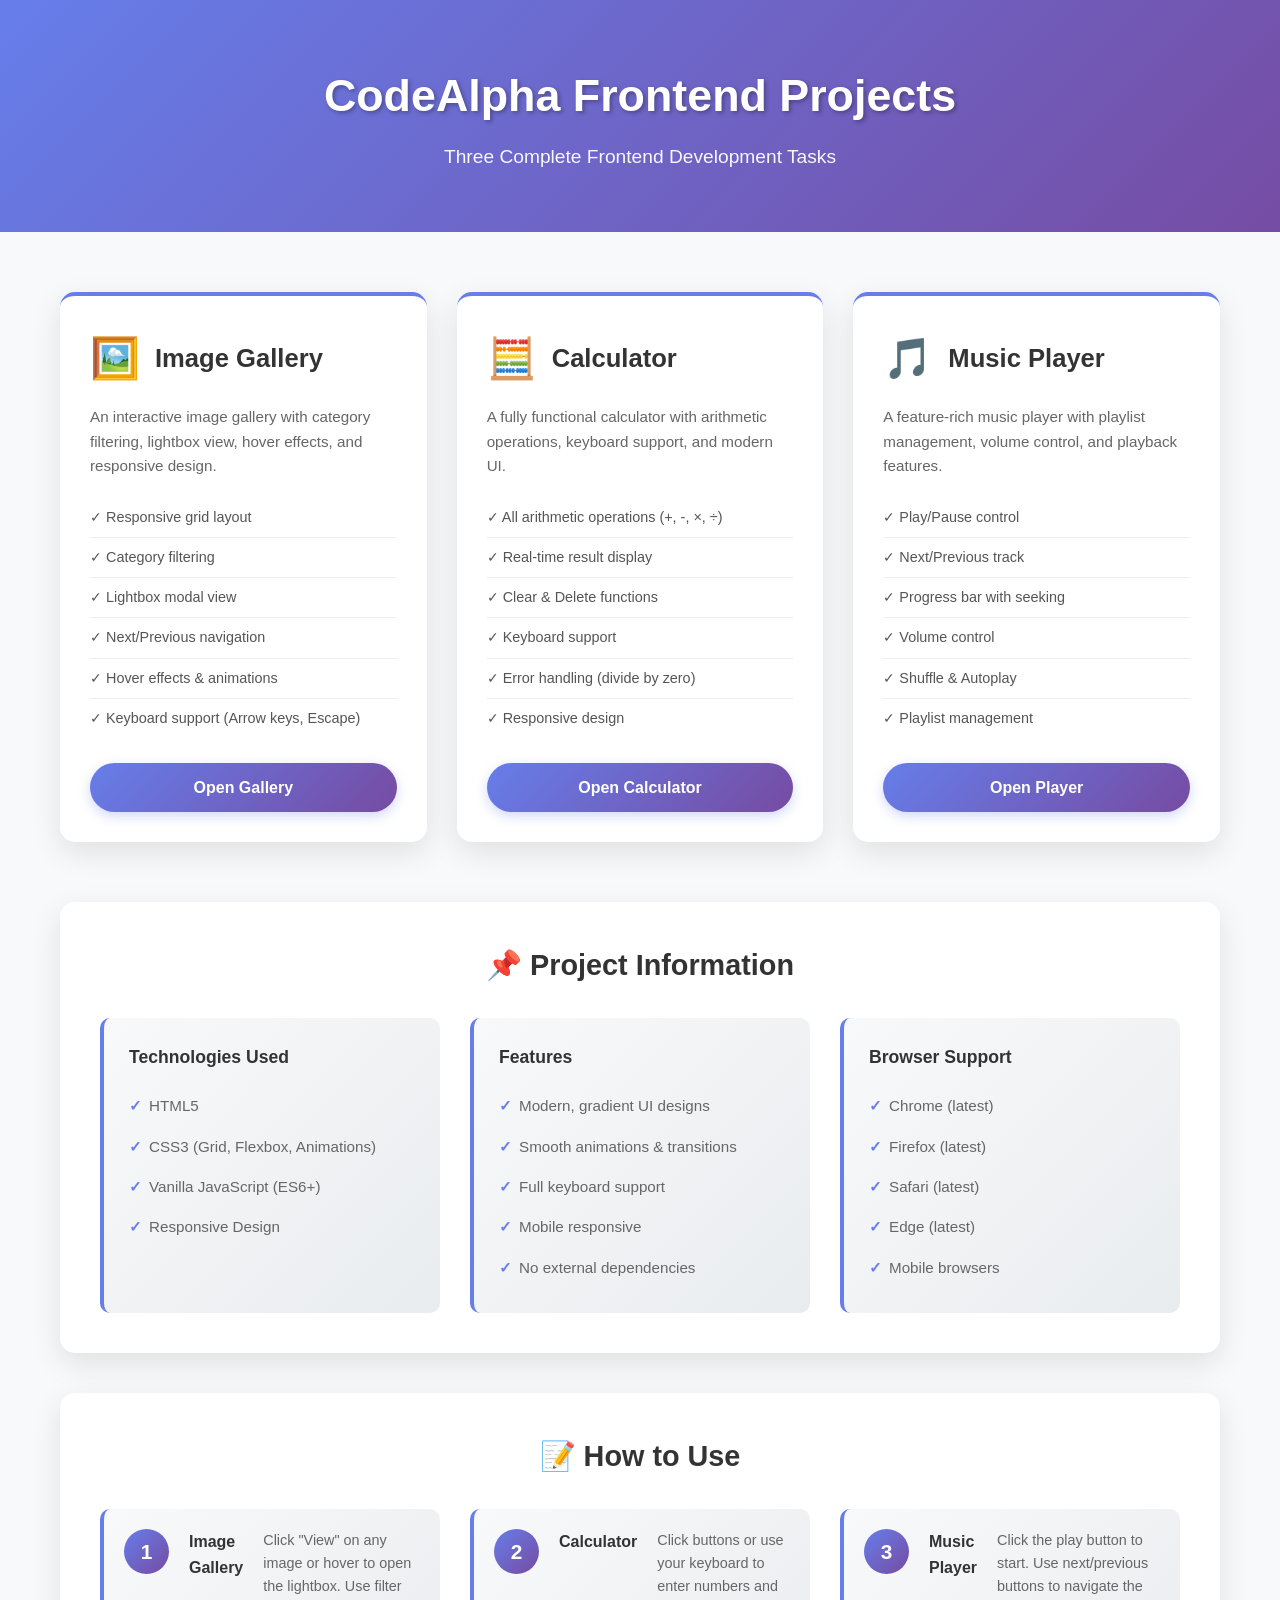
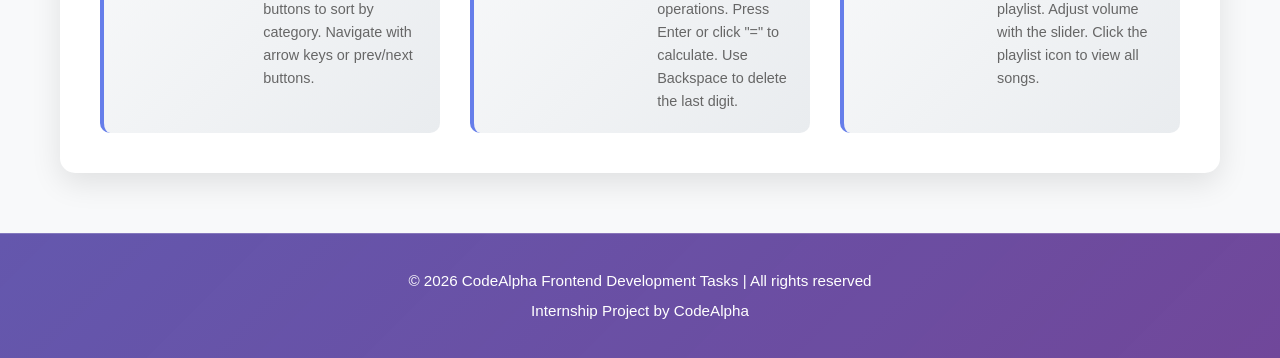
<file: frontend/index.html>
<!DOCTYPE html>
<html lang="en">
<head>
    <meta charset="UTF-8">
    <meta name="viewport" content="width=device-width, initial-scale=1.0">
    <title>CodeAlpha Frontend Projects</title>
    <link rel="stylesheet" href="index.css">
</head>
<body>
    <header>
        <div class="container">
            <h1>CodeAlpha Frontend Projects</h1>
            <p>Three Complete Frontend Development Tasks</p>
        </div>
    </header>

    <main>
        <div class="container">
            <section class="projects-grid">
                <!-- Project 1: Image Gallery -->
                <article class="project-card">
                    <div class="project-header">
                        <span class="project-icon">🖼️</span>
                        <h2>Image Gallery</h2>
                    </div>
                    <p class="project-description">
                        An interactive image gallery with category filtering, lightbox view, hover effects, and responsive design.
                    </p>
                    <ul class="features">
                        <li>✓ Responsive grid layout</li>
                        <li>✓ Category filtering</li>
                        <li>✓ Lightbox modal view</li>
                        <li>✓ Next/Previous navigation</li>
                        <li>✓ Hover effects & animations</li>
                        <li>✓ Keyboard support (Arrow keys, Escape)</li>
                    </ul>
                    <a href="gallery.html" class="project-btn">Open Gallery</a>
                </article>

                <!-- Project 2: Calculator -->
                <article class="project-card">
                    <div class="project-header">
                        <span class="project-icon">🧮</span>
                        <h2>Calculator</h2>
                    </div>
                    <p class="project-description">
                        A fully functional calculator with arithmetic operations, keyboard support, and modern UI.
                    </p>
                    <ul class="features">
                        <li>✓ All arithmetic operations (+, -, ×, ÷)</li>
                        <li>✓ Real-time result display</li>
                        <li>✓ Clear & Delete functions</li>
                        <li>✓ Keyboard support</li>
                        <li>✓ Error handling (divide by zero)</li>
                        <li>✓ Responsive design</li>
                    </ul>
                    <a href="calculator.html" class="project-btn">Open Calculator</a>
                </article>

                <!-- Project 3: Music Player -->
                <article class="project-card">
                    <div class="project-header">
                        <span class="project-icon">🎵</span>
                        <h2>Music Player</h2>
                    </div>
                    <p class="project-description">
                        A feature-rich music player with playlist management, volume control, and playback features.
                    </p>
                    <ul class="features">
                        <li>✓ Play/Pause control</li>
                        <li>✓ Next/Previous track</li>
                        <li>✓ Progress bar with seeking</li>
                        <li>✓ Volume control</li>
                        <li>✓ Shuffle & Autoplay</li>
                        <li>✓ Playlist management</li>
                    </ul>
                    <a href="music-player.html" class="project-btn">Open Player</a>
                </article>
            </section>

            <!-- Information Section -->
            <section class="info-section">
                <h2>📌 Project Information</h2>
                <div class="info-grid">
                    <div class="info-card">
                        <h3>Technologies Used</h3>
                        <ul>
                            <li>HTML5</li>
                            <li>CSS3 (Grid, Flexbox, Animations)</li>
                            <li>Vanilla JavaScript (ES6+)</li>
                            <li>Responsive Design</li>
                        </ul>
                    </div>
                    <div class="info-card">
                        <h3>Features</h3>
                        <ul>
                            <li>Modern, gradient UI designs</li>
                            <li>Smooth animations & transitions</li>
                            <li>Full keyboard support</li>
                            <li>Mobile responsive</li>
                            <li>No external dependencies</li>
                        </ul>
                    </div>
                    <div class="info-card">
                        <h3>Browser Support</h3>
                        <ul>
                            <li>Chrome (latest)</li>
                            <li>Firefox (latest)</li>
                            <li>Safari (latest)</li>
                            <li>Edge (latest)</li>
                            <li>Mobile browsers</li>
                        </ul>
                    </div>
                </div>
            </section>

            <!-- Instructions Section -->
            <section class="instructions-section">
                <h2>📝 How to Use</h2>
                <div class="instruction-steps">
                    <div class="step">
                        <span class="step-number">1</span>
                        <h4>Image Gallery</h4>
                        <p>Click "View" on any image or hover to open the lightbox. Use filter buttons to sort by category. Navigate with arrow keys or prev/next buttons.</p>
                    </div>
                    <div class="step">
                        <span class="step-number">2</span>
                        <h4>Calculator</h4>
                        <p>Click buttons or use your keyboard to enter numbers and operations. Press Enter or click "=" to calculate. Use Backspace to delete the last digit.</p>
                    </div>
                    <div class="step">
                        <span class="step-number">3</span>
                        <h4>Music Player</h4>
                        <p>Click the play button to start. Use next/previous buttons to navigate the playlist. Adjust volume with the slider. Click the playlist icon to view all songs.</p>
                    </div>
                </div>
            </section>
        </div>
    </main>

    <footer>
        <div class="container">
            <p>&copy; 2026 CodeAlpha Frontend Development Tasks | All rights reserved</p>
            <p>Internship Project by CodeAlpha</p>
        </div>
    </footer>
</body>
</html>
</file>
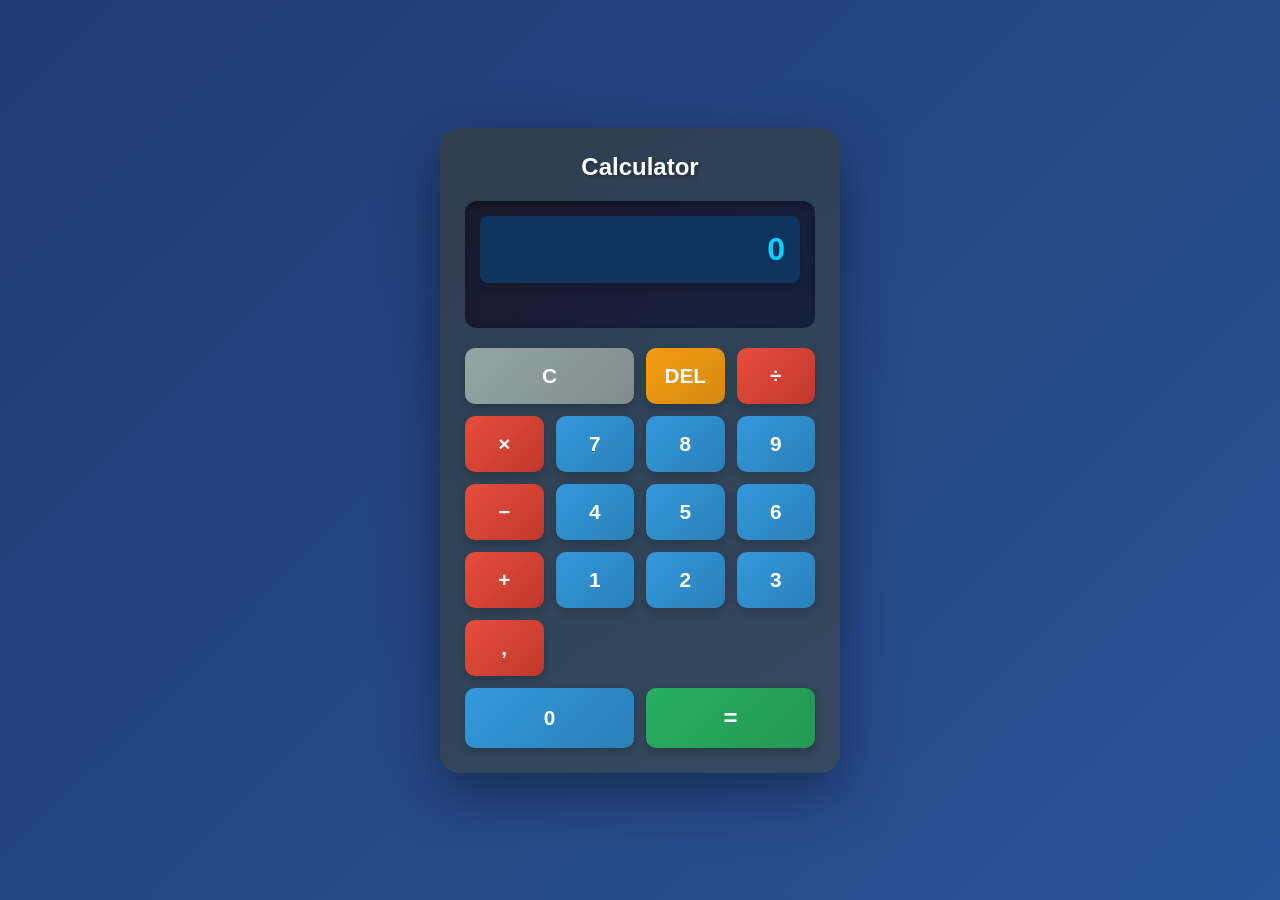
<file: frontend/calculator.html>
<!DOCTYPE html>
<html lang="en">
<head>
    <meta charset="UTF-8">
    <meta name="viewport" content="width=device-width, initial-scale=1.0">
    <title>Calculator</title>
    <link rel="stylesheet" href="calculator.css">
</head>
<body>
    <div class="calculator-container">
        <div class="calculator">
            <h1>Calculator</h1>
            <div class="display">
                <input type="text" id="display" class="display-screen" placeholder="0" readonly>
                <div class="display-info">
                    <span id="previous-operand"></span>
                    <span id="operation"></span>
                </div>
            </div>

            <div class="buttons">
                <button class="btn clear-btn" data-action="clear">C</button>
                <button class="btn delete-btn" data-action="delete">DEL</button>
                <button class="btn operator-btn" data-operator="/">÷</button>
                <button class="btn operator-btn" data-operator="*">×</button>

                <button class="btn number-btn" data-number="7">7</button>
                <button class="btn number-btn" data-number="8">8</button>
                <button class="btn number-btn" data-number="9">9</button>
                <button class="btn operator-btn" data-operator="-">−</button>

                <button class="btn number-btn" data-number="4">4</button>
                <button class="btn number-btn" data-number="5">5</button>
                <button class="btn number-btn" data-number="6">6</button>
                <button class="btn operator-btn" data-operator="+">+</button>

                <button class="btn number-btn" data-number="1">1</button>
                <button class="btn number-btn" data-number="2">2</button>
                <button class="btn number-btn" data-number="3">3</button>
                <button class="btn operator-btn" data-operator=".">,</button>

                <button class="btn number-btn zero-btn" data-number="0">0</button>
                <button class="btn equals-btn" data-action="equals">=</button>
            </div>
        </div>
    </div>

    <script src="calculator.js"></script>
</body>
</html>
</file>
<file: frontend/index.css>
* {
    margin: 0;
    padding: 0;
    box-sizing: border-box;
}

body {
    font-family: 'Segoe UI', Tahoma, Geneva, Verdana, sans-serif;
    background: linear-gradient(135deg, #667eea 0%, #764ba2 100%);
    color: #333;
    line-height: 1.6;
}

.container {
    max-width: 1200px;
    margin: 0 auto;
    padding: 0 20px;
}

/* Header */
header {
    background: linear-gradient(135deg, rgba(102, 126, 234, 0.95), rgba(118, 75, 162, 0.95));
    color: white;
    padding: 60px 20px;
    text-align: center;
    box-shadow: 0 10px 30px rgba(0, 0, 0, 0.2);
}

header h1 {
    font-size: 2.8rem;
    margin-bottom: 10px;
    text-shadow: 2px 2px 4px rgba(0, 0, 0, 0.3);
}

header p {
    font-size: 1.2rem;
    opacity: 0.95;
}

/* Main */
main {
    padding: 60px 20px;
    background: #f8f9fa;
}

/* Projects Grid */
.projects-grid {
    display: grid;
    grid-template-columns: repeat(auto-fit, minmax(320px, 1fr));
    gap: 30px;
    margin-bottom: 60px;
}

.project-card {
    background: white;
    border-radius: 15px;
    padding: 30px;
    box-shadow: 0 10px 30px rgba(0, 0, 0, 0.1);
    transition: all 0.3s ease;
    display: flex;
    flex-direction: column;
    border-top: 4px solid #667eea;
}

.project-card:hover {
    transform: translateY(-10px);
    box-shadow: 0 15px 40px rgba(0, 0, 0, 0.15);
    border-top-color: #764ba2;
}

.project-header {
    display: flex;
    align-items: center;
    gap: 15px;
    margin-bottom: 15px;
}

.project-icon {
    font-size: 2.5rem;
}

.project-header h2 {
    font-size: 1.6rem;
    color: #333;
}

.project-description {
    color: #666;
    margin-bottom: 20px;
    font-size: 0.95rem;
}

.features {
    list-style: none;
    margin-bottom: 25px;
    flex: 1;
}

.features li {
    padding: 8px 0;
    color: #555;
    font-size: 0.9rem;
    border-bottom: 1px solid #eee;
}

.features li:last-child {
    border-bottom: none;
}

.project-btn {
    display: inline-block;
    background: linear-gradient(135deg, #667eea, #764ba2);
    color: white;
    padding: 12px 30px;
    border-radius: 25px;
    text-decoration: none;
    text-align: center;
    font-weight: 600;
    transition: all 0.3s ease;
    box-shadow: 0 4px 12px rgba(102, 126, 234, 0.3);
}

.project-btn:hover {
    transform: translateY(-3px);
    box-shadow: 0 6px 16px rgba(102, 126, 234, 0.5);
}

/* Info Section */
.info-section {
    background: white;
    border-radius: 15px;
    padding: 40px;
    margin-bottom: 40px;
    box-shadow: 0 10px 30px rgba(0, 0, 0, 0.1);
}

.info-section h2 {
    font-size: 1.8rem;
    color: #333;
    margin-bottom: 30px;
    text-align: center;
}

.info-grid {
    display: grid;
    grid-template-columns: repeat(auto-fit, minmax(250px, 1fr));
    gap: 30px;
}

.info-card {
    padding: 25px;
    background: linear-gradient(135deg, #f8f9fa, #e9ecef);
    border-radius: 10px;
    border-left: 4px solid #667eea;
}

.info-card h3 {
    color: #333;
    margin-bottom: 15px;
    font-size: 1.1rem;
}

.info-card ul {
    list-style: none;
}

.info-card li {
    padding: 8px 0;
    color: #666;
    font-size: 0.95rem;
    position: relative;
    padding-left: 20px;
}

.info-card li:before {
    content: "✓";
    position: absolute;
    left: 0;
    color: #667eea;
    font-weight: bold;
}

/* Instructions Section */
.instructions-section {
    background: white;
    border-radius: 15px;
    padding: 40px;
    box-shadow: 0 10px 30px rgba(0, 0, 0, 0.1);
}

.instructions-section h2 {
    font-size: 1.8rem;
    color: #333;
    margin-bottom: 30px;
    text-align: center;
}

.instruction-steps {
    display: grid;
    grid-template-columns: repeat(auto-fit, minmax(280px, 1fr));
    gap: 30px;
}

.step {
    display: flex;
    gap: 20px;
    padding: 20px;
    background: linear-gradient(135deg, #f8f9fa, #e9ecef);
    border-radius: 10px;
    border-left: 4px solid #667eea;
}

.step-number {
    display: flex;
    align-items: center;
    justify-content: center;
    width: 45px;
    height: 45px;
    background: linear-gradient(135deg, #667eea, #764ba2);
    color: white;
    border-radius: 50%;
    font-weight: bold;
    font-size: 1.3rem;
    flex-shrink: 0;
}

.step h4 {
    color: #333;
    margin-bottom: 10px;
}

.step p {
    color: #666;
    font-size: 0.9rem;
}

/* Footer */
footer {
    background: linear-gradient(135deg, rgba(0, 0, 0, 0.1), rgba(0, 0, 0, 0.05));
    color: white;
    text-align: center;
    padding: 30px 20px;
    border-top: 1px solid rgba(255, 255, 255, 0.2);
}

footer p {
    margin: 5px 0;
    font-size: 0.95rem;
}

/* Responsive */
@media (max-width: 768px) {
    header h1 {
        font-size: 2rem;
    }

    header p {
        font-size: 1rem;
    }

    .projects-grid {
        grid-template-columns: 1fr;
        gap: 20px;
    }

    .info-section,
    .instructions-section {
        padding: 25px;
    }

    .info-section h2,
    .instructions-section h2 {
        font-size: 1.4rem;
    }

    .info-grid,
    .instruction-steps {
        grid-template-columns: 1fr;
    }
}

@media (max-width: 480px) {
    header {
        padding: 40px 15px;
    }

    header h1 {
        font-size: 1.5rem;
    }

    header p {
        font-size: 0.9rem;
    }

    main {
        padding: 30px 15px;
    }

    .project-card {
        padding: 20px;
    }

    .project-header h2 {
        font-size: 1.3rem;
    }

    .project-icon {
        font-size: 2rem;
    }

    .project-btn {
        padding: 10px 20px;
        font-size: 0.9rem;
    }

    .info-section,
    .instructions-section {
        padding: 20px;
    }
}
</file>
<file: frontend/calculator.css>
* {
    margin: 0;
    padding: 0;
    box-sizing: border-box;
}

body {
    font-family: 'Segoe UI', Tahoma, Geneva, Verdana, sans-serif;
    background: linear-gradient(135deg, #1e3c72 0%, #2a5298 100%);
    min-height: 100vh;
    display: flex;
    align-items: center;
    justify-content: center;
    padding: 20px;
}

.calculator-container {
    display: flex;
    align-items: center;
    justify-content: center;
    width: 100%;
}

.calculator {
    background: linear-gradient(145deg, #2d3e50, #34495e);
    border-radius: 20px;
    padding: 25px;
    box-shadow: 0 20px 60px rgba(0, 0, 0, 0.4);
    width: 100%;
    max-width: 400px;
    animation: slideIn 0.5s ease-out;
}

@keyframes slideIn {
    from {
        opacity: 0;
        transform: translateY(-30px);
    }
    to {
        opacity: 1;
        transform: translateY(0);
    }
}

.calculator h1 {
    text-align: center;
    color: white;
    margin-bottom: 20px;
    font-size: 1.5rem;
    text-shadow: 2px 2px 4px rgba(0, 0, 0, 0.3);
}

.display {
    background: linear-gradient(135deg, #1a1a2e 0%, #16213e 100%);
    border-radius: 12px;
    padding: 15px;
    margin-bottom: 20px;
    box-shadow: inset 0 4px 8px rgba(0, 0, 0, 0.3);
}

.display-screen {
    width: 100%;
    background-color: #0f3460;
    color: #00d4ff;
    border: none;
    border-radius: 8px;
    padding: 15px;
    font-size: 2rem;
    font-weight: bold;
    text-align: right;
    outline: none;
    box-shadow: 0 4px 8px rgba(0, 0, 0, 0.2);
    word-wrap: break-word;
    word-break: break-all;
    transition: all 0.3s ease;
}

.display-screen:focus {
    box-shadow: 0 4px 12px rgba(0, 212, 255, 0.3);
}

.display-info {
    display: flex;
    justify-content: space-between;
    margin-top: 10px;
    padding: 0 10px;
    font-size: 0.9rem;
    color: #7f8c8d;
    height: 20px;
}

#previous-operand {
    text-align: left;
    flex: 1;
}

#operation {
    text-align: right;
    color: #e74c3c;
    font-weight: bold;
}

.buttons {
    display: grid;
    grid-template-columns: repeat(4, 1fr);
    gap: 12px;
}

.btn {
    padding: 16px;
    font-size: 1.3rem;
    font-weight: 600;
    border: none;
    border-radius: 10px;
    cursor: pointer;
    transition: all 0.2s ease;
    box-shadow: 0 4px 8px rgba(0, 0, 0, 0.2);
    color: white;
}

.btn:hover {
    transform: translateY(-3px);
    box-shadow: 0 6px 12px rgba(0, 0, 0, 0.3);
}

.btn:active {
    transform: translateY(-1px);
    box-shadow: 0 2px 4px rgba(0, 0, 0, 0.2);
}

.number-btn {
    background: linear-gradient(135deg, #3498db, #2980b9);
}

.number-btn:hover {
    background: linear-gradient(135deg, #3cb0e8, #2e8bb8);
}

.operator-btn {
    background: linear-gradient(135deg, #e74c3c, #c0392b);
}

.operator-btn:hover {
    background: linear-gradient(135deg, #ec7063, #b43423);
}

.clear-btn {
    background: linear-gradient(135deg, #95a5a6, #7f8c8d);
    grid-column: 1 / 3;
}

.clear-btn:hover {
    background: linear-gradient(135deg, #aeb6b7, #8a9a9b);
}

.delete-btn {
    background: linear-gradient(135deg, #f39c12, #d68910);
}

.delete-btn:hover {
    background: linear-gradient(135deg, #f5ad3d, #e8a711);
}

.equals-btn {
    background: linear-gradient(135deg, #27ae60, #229954);
    grid-column: 3 / 5;
    font-size: 1.5rem;
}

.equals-btn:hover {
    background: linear-gradient(135deg, #2ecc71, #27ae60);
}

.zero-btn {
    grid-column: 1 / 3;
}

/* Responsive */
@media (max-width: 480px) {
    .calculator {
        padding: 15px;
    }

    .calculator h1 {
        font-size: 1.2rem;
        margin-bottom: 15px;
    }

    .btn {
        padding: 14px;
        font-size: 1.1rem;
    }

    .display-screen {
        font-size: 1.5rem;
        padding: 12px;
    }

    .buttons {
        gap: 10px;
    }
}
</file>
